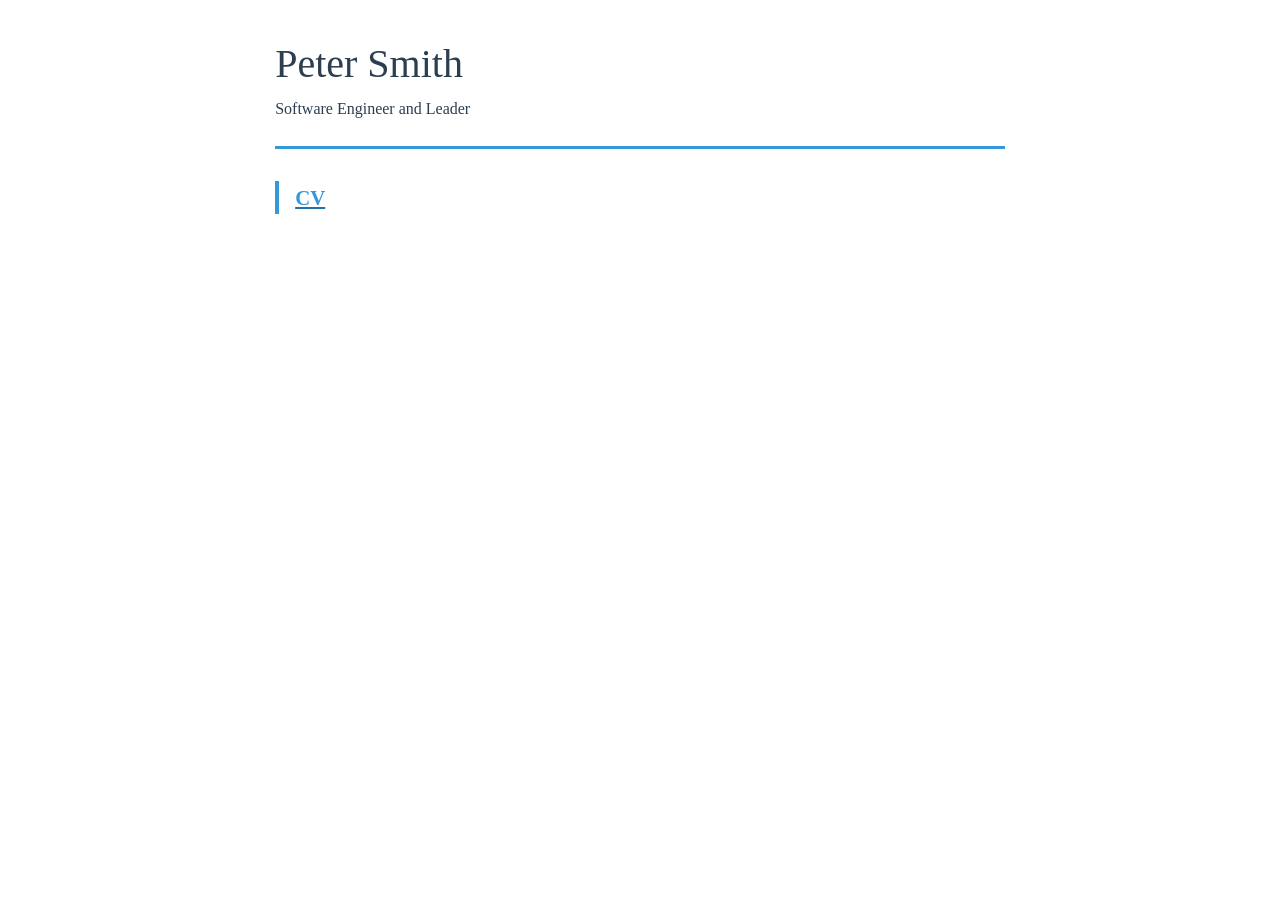
<file: index.html>
<!DOCTYPE html>
<html lang="en">
<head>
    <meta charset="UTF-8">
    <meta name="viewport" content="width=device-width, initial-scale=1.0">
    <meta name="description" content="Professional Curriculum Vitae">
    <title>Peter Smith</title>
    <link rel="stylesheet" href="styles.css">
</head>
<body>
    <header>
        <h1>Peter Smith</h1>
        <p>Software Engineer and Leader</p>
    </header>

    <main>
        <section>
            
            <a href="cv"><h2>CV</h2></a>
        </section>
    </main>
</body>
</html>
</file>
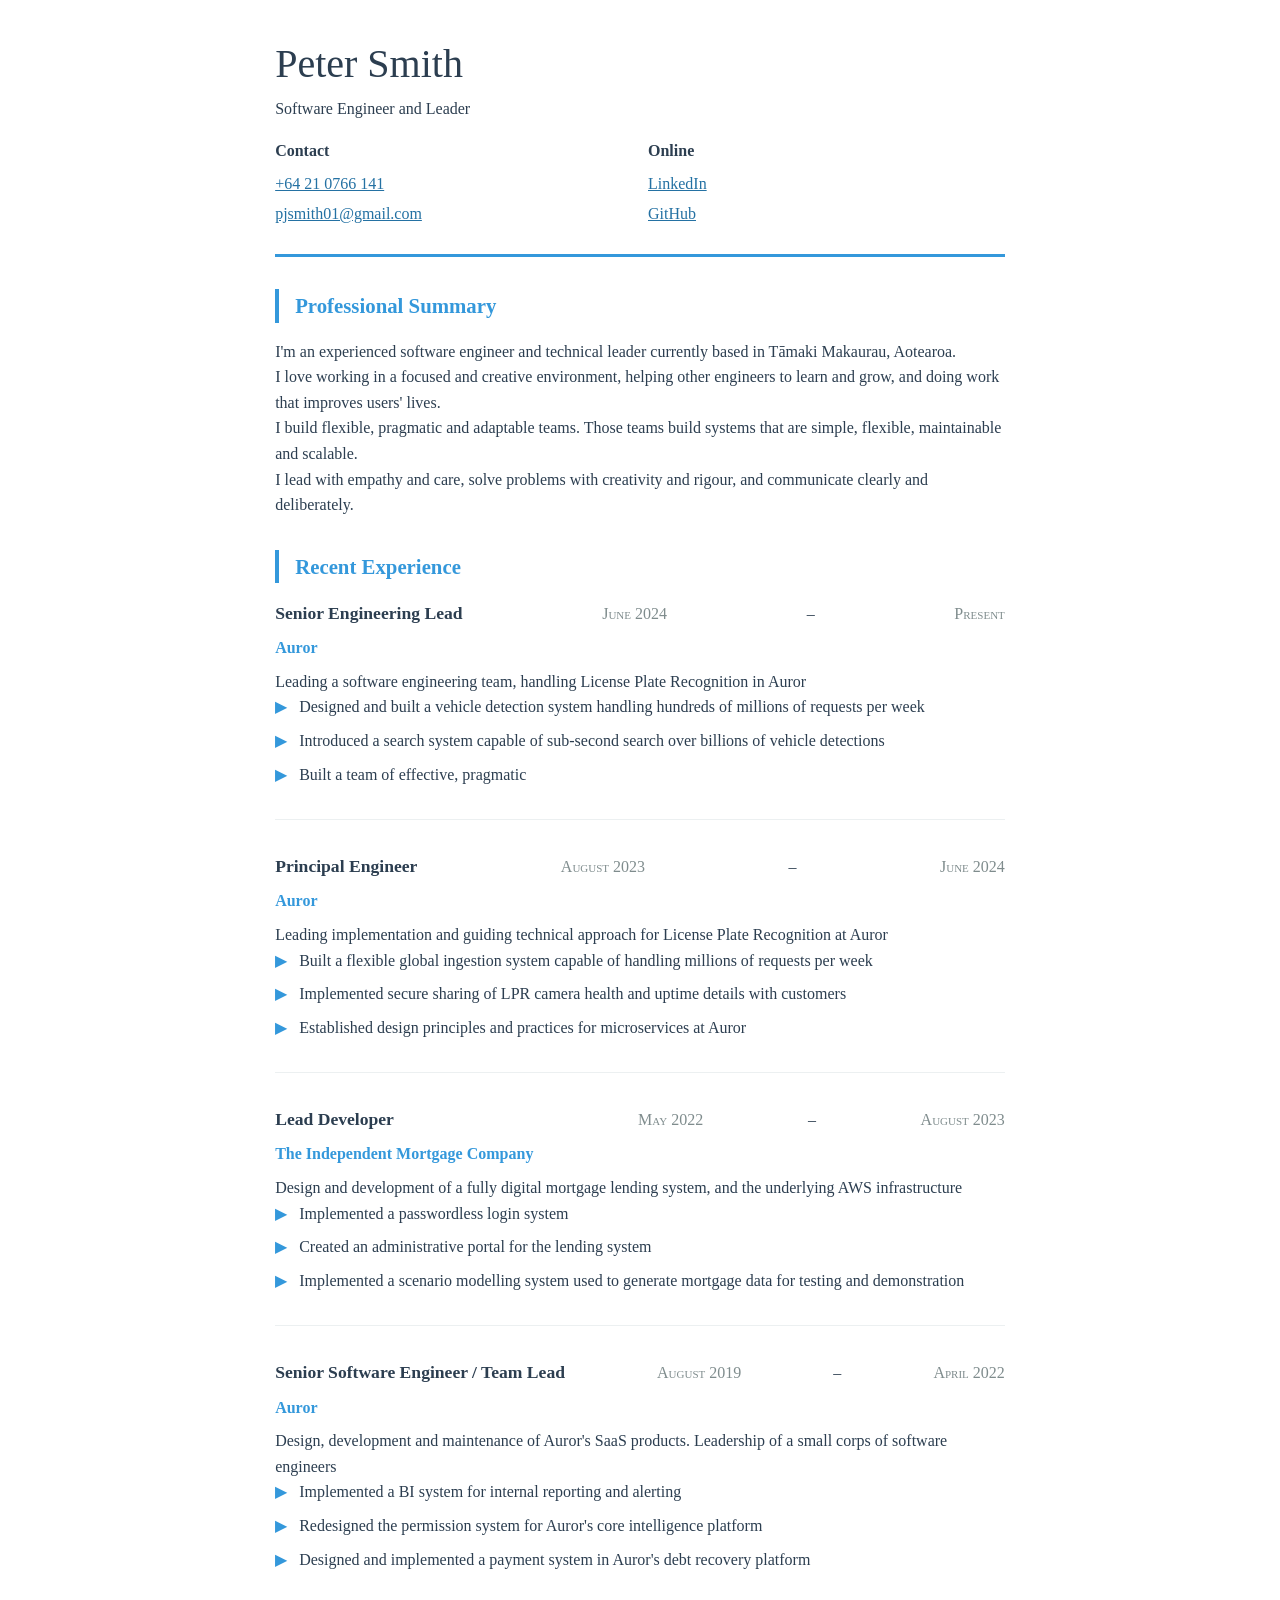
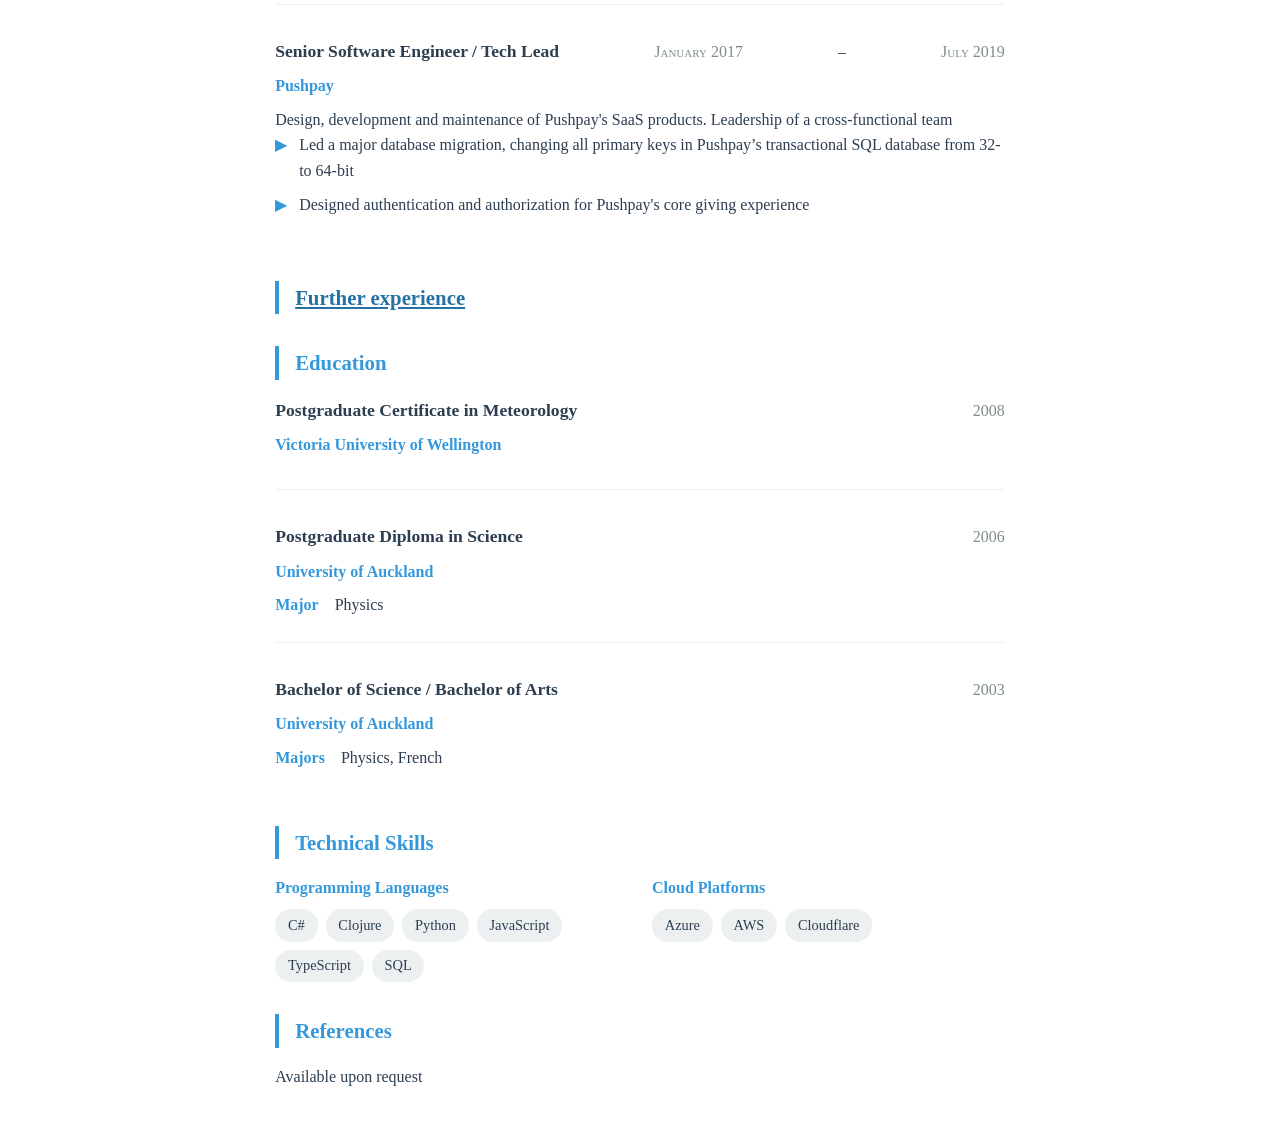
<file: cv.html>
<!DOCTYPE html>
<html lang="en">
<head>
    <meta charset="UTF-8">
    <meta name="viewport" content="width=device-width, initial-scale=1.0">
    <meta name="description" content="Professional Curriculum Vitae">
    <title>Curriculum Vitae</title>
    <link rel="stylesheet" href="styles.css">
</head>
<body>
    <header>
        <h1>Peter Smith</h1>
        <p>Software Engineer and Leader</p>
        
        <div class="contact-grid">
            <address>
                <h3>Contact</h3>
                <p><a href="tel:+64210766141">+64 21 0766 141</a></p>
                <p><a href="mailto:pjsmith01@gmail.com">pjsmith01@gmail.com</a></p>
            </address>
            
            <address>
                <h3>Online</h3>
                <p><a href="https://www.linkedin.com/in/peter-smith-648496133" target="_blank" rel="noopener">LinkedIn</a></p>
                <p><a href="https://github.com/pjsmith" target="_blank" rel="noopener">GitHub</a></p>
            </address>
        </div>
    </header>

    <main>
        <section>
            <h2>Professional Summary</h2>
            <p>I'm an experienced software engineer and technical leader currently based in Tāmaki Makaurau, Aotearoa.

            <p>I love working in a focused and creative environment, helping other engineers to learn and grow,
            and doing work that improves users' lives.</p>

            <p>I build flexible, pragmatic and adaptable teams. Those teams build systems that are simple, flexible, maintainable and scalable.</p>

            <p>I lead with empathy and care, solve problems with creativity and rigour, and communicate clearly and deliberately.</p>
        </section>

        <section>
            <h2>Recent Experience</h2>
            
            <article class="experience-item">
                <div class="job-header">
                    <div>
                        <h3>Senior Engineering Lead</h3>
                        <p class="company">Auror</p>
                    </div>
                    <time datetime="2024-06-01">June 2024</time>&ndash;<time>Present</time>
                </div>
                
                <p>Leading a software engineering team, handling License Plate Recognition in Auror</p>
                
                <ul class="achievements">
                    <li>Designed and built a vehicle detection system handling hundreds of millions of requests per week</li>
                    <li>Introduced a search system capable of sub-second search over billions of vehicle detections</li>
                    <li>Built a team of effective, pragmatic</li>
                </ul>
            </article>
            
            <article class="experience-item">
                <div class="job-header">
                    <div>
                        <h3>Principal Engineer</h3>
                        <p class="company">Auror</p>
                    </div>
                    <time datetime="2023-08-01">August 2023</time>&ndash;<time datetime="2024-06-01">June 2024</time>
                </div>
                
                <p>Leading implementation and guiding technical approach for License Plate Recognition at Auror</p>
                
                <ul class="achievements">
                    <li>Built a flexible global ingestion system capable of handling millions of requests per week</li>
                    <li>Implemented secure sharing of LPR camera health and uptime details with customers</li>
                    <li>Established design principles and practices for microservices at Auror</li>
                </ul>
            </article>

            <article class="experience-item">
                <div class="job-header">
                    <div>
                        <h3>Lead Developer</h3>
                        <p class="company">The Independent Mortgage Company</p>
                    </div>
                    <time datetime="2022-05-01">May 2022</time>&ndash;<time datetime="2023-08-01">August 2023</time>
                </div>
                
                <p>Design and development of a fully digital mortgage lending system, and the underlying AWS infrastructure</p>
                
                <ul class="achievements">
                    <li>Implemented a passwordless login system</li>
                    <li>Created an administrative portal for the lending system</li>
                    <li>Implemented a scenario modelling system used to generate mortgage data for testing and demonstration
</li>
                </ul>
            </article>

            <article class="experience-item">
                <div class="job-header">
                    <div>
                        <h3>Senior Software Engineer / Team Lead</h3>
                        <p class="company">Auror</p>
                    </div>
                    <time datetime="2019-08-01">August 2019</time>&ndash;<time datetime="2022-04-01">April 2022</time>
                </div>
                
                <p>Design, development and maintenance of Auror's SaaS products. Leadership of a small corps of software engineers</p>
                
                <ul class="achievements">
                    <li>Implemented a BI system for internal reporting and alerting</li>
                    <li>Redesigned the permission system for Auror's core intelligence platform</li>
                    <li>Designed and implemented a payment system in Auror's debt recovery platform</li>
                </ul>
            </article>

            <article class="experience-item">
                <div class="job-header">
                    <div>
                        <h3>Senior Software Engineer / Tech Lead</h3>
                        <p class="company">Pushpay</p>
                    </div>
                    <time datetime="2017-01-01">January 2017</time>&ndash;<time datetime="2019-07-01">July 2019</time>
                </div>
                
                <p>Design, development and maintenance of Pushpay's SaaS products. Leadership of a cross-functional team</p>
                
                <ul class="achievements">
                    <li>Led a major database migration, changing all primary keys in Pushpay’s transactional SQL database from 32- to 64-bit</li>
                    <li>Designed authentication and authorization for Pushpay's core giving experience</li>
                </ul>
            </article>
        </section>
        <section>
            <h2>
                <a href="experience.html">
                    Further experience
                </a>
            </h2>
        </section>
        <section>
            <h2>Education</h2>
            
            <article class="education-item">
                <div class="edu-header">
                    <div>
                        <h3>Postgraduate Certificate in Meteorology</h3>
                        <p class="institution">Victoria University of Wellington</p>
                    </div>
                    <time datetime="2008">2008</time>
                </div>
            </article>

            <article class="education-item">
                <div class="edu-header">
                    <div>
                        <h3>Postgraduate Diploma in Science</h3>
                        <p class="institution">University of Auckland</p>
                    </div>
                    <time datetime="2006">2006</time>
                </div>
                
                <dl>
                    <dt>Major</dt>
                    <dd>Physics</dd>
                </dl>
            </article>

                <article class="education-item">
                <div class="edu-header">
                    <div>
                        <h3>Bachelor of Science / Bachelor of Arts</h3>
                        <p class="institution">University of Auckland</p>
                    </div>
                    <time datetime="2003">2003</time>
                </div>
                
                <dl>
                    <dt>Majors</dt>
                    <dd>Physics, French</dd>
                </dl>
            </article>
        </section>

        <section>
            <h2>Technical Skills</h2>
            
            <div class="skills-grid">
                <div class="skill-category">
                    <h3>Programming Languages</h3>
                    <ul class="skill-list">
                        <li>C#</li>
                        <li>Clojure</li>
                        <li>Python</li>
                        <li>JavaScript</li>
                        <li>TypeScript</li>
                        <li>SQL</li>
                    </ul>
                </div>
                
                <div class="skill-category">
                    <h3>Cloud Platforms</h3>
                    <ul class="skill-list">
                        <li>Azure</li>
                        <li>AWS</li>
                        <li>Cloudflare</li>
                    </ul>
                </div>
            </div>
        </section>

        <section>
            <h2>References</h2>
            <p>Available upon request</p>
        </section>
    </main>
</body>
</html>
</file>
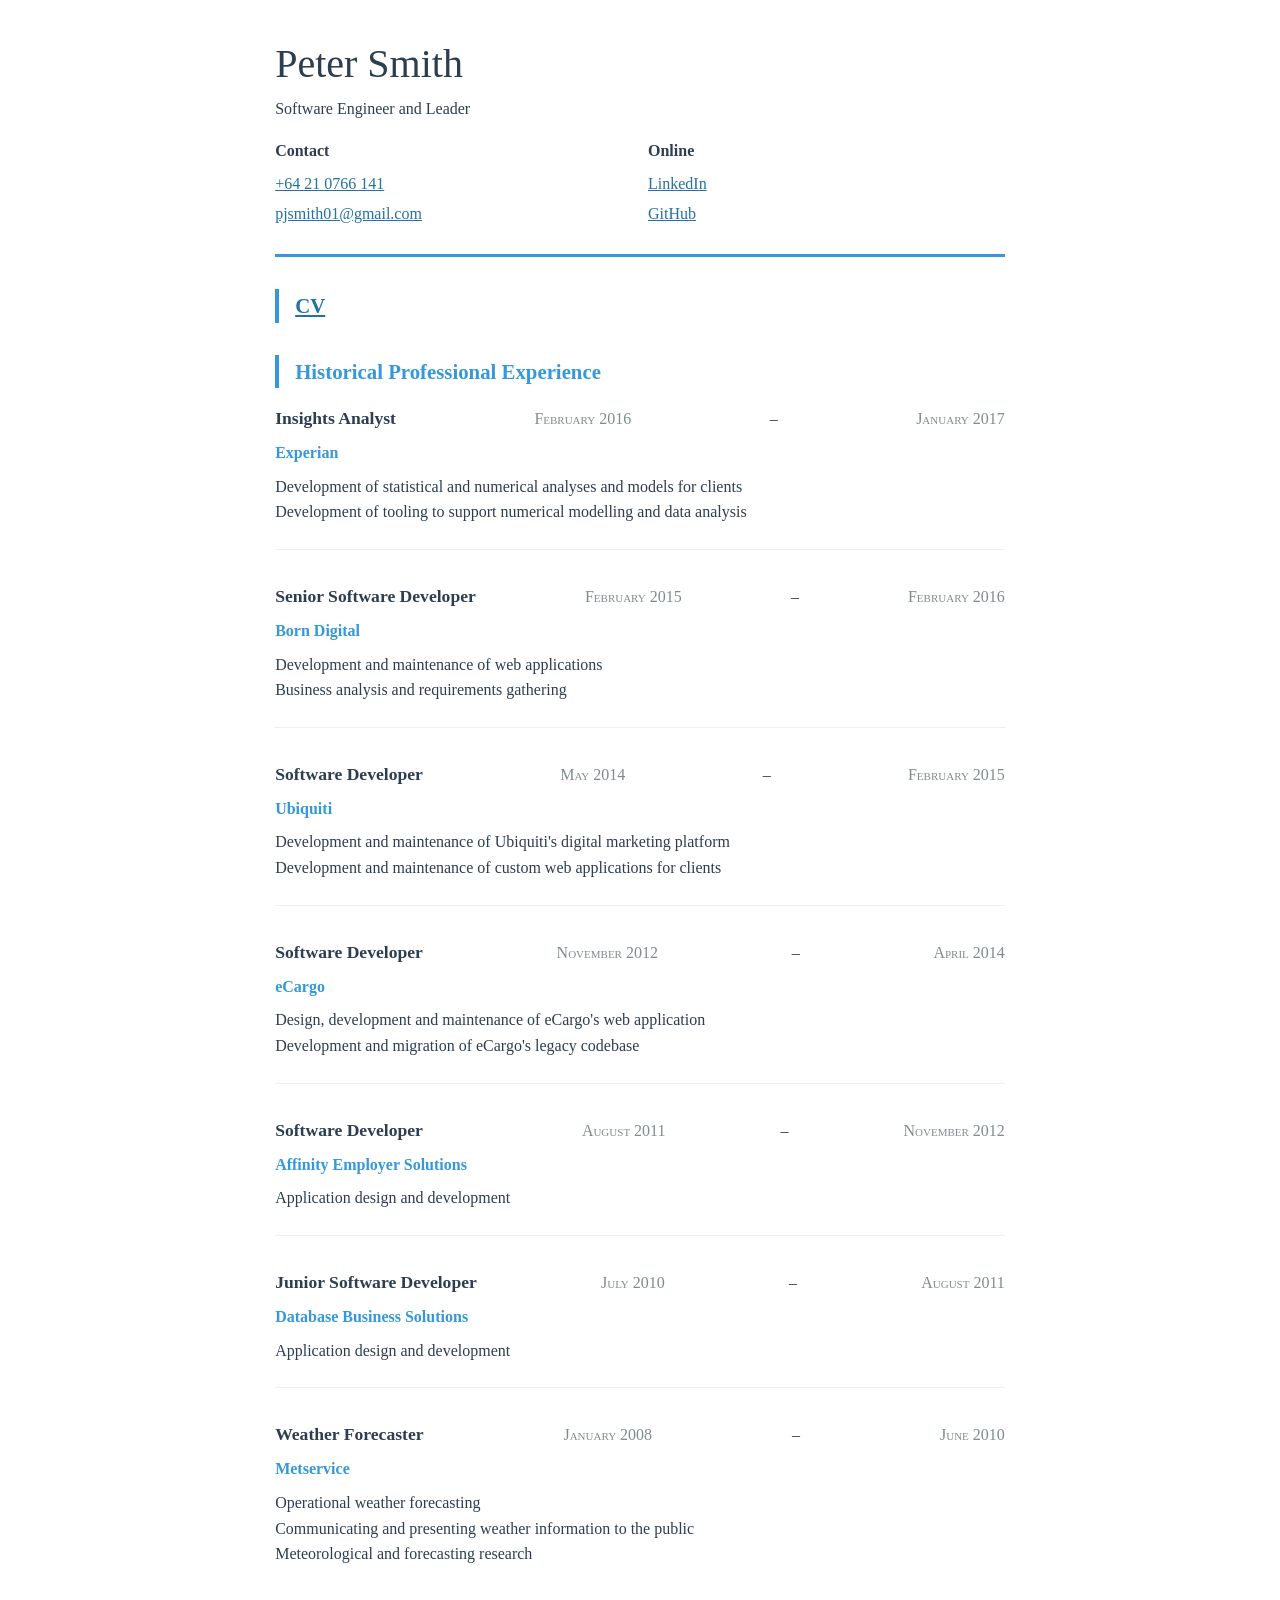
<file: experience.html>
<!DOCTYPE html>
<html lang="en">
<head>
    <meta charset="UTF-8">
    <meta name="viewport" content="width=device-width, initial-scale=1.0">
    <meta name="description" content="Professional Curriculum Vitae">
    <title>Curriculum Vitae</title>
    <link rel="stylesheet" href="styles.css">
</head>
<body>
    <header>
        <h1>Peter Smith</h1>
        <p>Software Engineer and Leader</p>
        
        <div class="contact-grid">
            <address>
                <h3>Contact</h3>
                <p><a href="tel:+64210766141">+64 21 0766 141</a></p>
                <p><a href="mailto:pjsmith01@gmail.com">pjsmith01@gmail.com</a></p>
            </address>
            
            <address>
                <h3>Online</h3>
                <p><a href="https://www.linkedin.com/in/peter-smith-648496133" target="_blank" rel="noopener">LinkedIn</a></p>
                <p><a href="https://github.com/pjsmith" target="_blank" rel="noopener">GitHub</a></p>
            </address>
        </div>
    </header>

    <main>
    <section>
        <h2><a href="index.html">CV</a></h2>
    </section>
    <section>
        <h2>
            Historical Professional Experience
        </h2>
        <article class="experience-item">
            <div class="job-header">
                <div>
                    <h3>Insights Analyst</h3>
                    <p class="company">Experian</p>
                </div>
                <time datetime="2016-02-01">February 2016</time>&ndash;<time datetime="2017-01-01">January 2017</time>
            </div>
            
            <p>Development of statistical and numerical analyses and models for clients</p>
            <p>Development of tooling to support numerical modelling and data analysis</p>
        </article>

        <article class="experience-item">
            <div class="job-header">
                <div>
                    <h3>Senior Software Developer</h3>
                    <p class="company">Born Digital</p>
                </div>
                <time datetime="2015-02-01">February 2015</time>&ndash;<time datetime="2016-02-01">February 2016</time>
            </div>
            
            <p>Development and maintenance of web applications</p>
            <p>Business analysis and requirements gathering</p>
        </article>

        <article class="experience-item">
            <div class="job-header">
                <div>
                    <h3>Software Developer</h3>
                    <p class="company">Ubiquiti</p>
                </div>
                <time datetime="2014-05-01">May 2014</time>&ndash;<time datetime="2015-02-01">February 2015</time>
            </div>
            
            <p>Development and maintenance of Ubiquiti's digital marketing platform</p>
            <p>Development and maintenance of custom web applications for clients</p>
        </article>

        <article class="experience-item">
            <div class="job-header">
                <div>
                    <h3>Software Developer</h3>
                    <p class="company">eCargo</p>
                </div>
                <time datetime="2012-11-01">November 2012</time>&ndash;<time datetime="2014-04-01">April 2014</time>
            </div>
            
            <p>Design, development and maintenance of eCargo's web application</p>
            <p>Development and migration of eCargo's legacy codebase</p>
        </article>

        <article class="experience-item">
            <div class="job-header">
                <div>
                    <h3>Software Developer</h3>
                    <p class="company">Affinity Employer Solutions</p>
                </div>
                <time datetime="2011-08-01">August 2011</time>&ndash;<time datetime="2012-11-01">November 2012</time>
            </div>
            
            <p>Application design and development</p>
        </article>

        <article class="experience-item">
            <div class="job-header">
                <div>
                    <h3>Junior Software Developer</h3>
                    <p class="company">Database Business Solutions</p>
                </div>
                <time datetime="2010-07-01">July 2010</time>&ndash;<time datetime="2011-08-01">August 2011</time>
            </div>
            
            <p>Application design and development</p>
        </article>

        <article class="experience-item">
            <div class="job-header">
                <div>
                    <h3>Weather Forecaster</h3>
                    <p class="company">Metservice</p>
                </div>
                <time datetime="2008-01-01">January 2008</time>&ndash;<time datetime="2010-06-01">June 2010</time>
            </div>
            
            <p>Operational weather forecasting</p>
            <p>Communicating and presenting weather information to the public</p>
            <p>Meteorological and forecasting research</p>
        </article>
    </section>
</file>
<file: styles.css>
:root {
    --primary-color: #2c3e50;
    --accent-color: #3498db;
    --link-color: #2471a3;
    --text-light: #7f8c8d;
    --border-color: #ecf0f1;
}

* {
    margin: 0;
    padding: 0;
    box-sizing: border-box;
}

body {
    font-family: Georgia, serif;
    line-height: 1.6;
    color: var(--primary-color);
    max-width: 210mm;
    margin: 0 auto;
    padding: 2rem;
}

header {
    border-bottom: 3px solid var(--accent-color);
    padding-bottom: 1.5rem;
    margin-bottom: 2rem;
}

h1 {
    font-size: 2.5rem;
    font-weight: normal;
}

h2 {
    color: var(--accent-color);
    font-size: 1.3rem;
    margin: 2rem 0 1rem;
    border-left: 4px solid var(--accent-color);
    padding-left: 1rem;
}

a {
    color: var(--link-color);
    text-decoration: underline;
    text-decoration-color: var(--link-color);
}

h3 {
    font-size: 1.1rem;
    margin-bottom: 0.5rem;
}

address {
    font-style: normal;
    color: var(--text-light);
}

address h3 {
    color: var(--primary-color);
    font-size: 1rem;
    margin-bottom: 0.5rem;
}

address p {
    margin-bottom: 0.25rem;
}

.contact-grid {
    display: grid;
    grid-template-columns: repeat(auto-fit, minmax(200px, 1fr));
    gap: 1rem;
    margin-top: 1rem;
}

.experience-item, .education-item {
    margin-bottom: 2rem;
    padding-bottom: 1.5rem;
    border-bottom: 1px solid var(--border-color);
}

.experience-item:last-child, .education-item:last-child {
    border-bottom: none;
}

.job-header, .edu-header {
    display: flex;
    justify-content: space-between;
    align-items: baseline;
    flex-wrap: wrap;
    gap: 1rem;
    margin-bottom: 0.5rem;
}

.company, .institution {
    color: var(--accent-color);
    font-weight: 600;
}

time {
    color: var(--text-light);
    font-variant: small-caps;
}

.skills-grid {
    display: grid;
    grid-template-columns: repeat(auto-fit, minmax(200px, 1fr));
    gap: 1.5rem;
}

.skill-category h3 {
    color: var(--accent-color);
    font-size: 1rem;
    margin-bottom: 0.5rem;
}

.skill-list {
    list-style: none;
    display: flex;
    flex-wrap: wrap;
    gap: 0.5rem;
}

.skill-list li {
    background: var(--border-color);
    padding: 0.3rem 0.8rem;
    border-radius: 1rem;
    font-size: 0.9rem;
}

dl {
    display: grid;
    grid-template-columns: auto 1fr;
    gap: 0.5rem 1rem;
}

dt {
    font-weight: 600;
    color: var(--accent-color);
}

.achievements {
    list-style: none;
}

.achievements li {
    position: relative;
    padding-left: 1.5rem;
    margin-bottom: 0.5rem;
}

.achievements li::before {
    content: '▶';
    position: absolute;
    left: 0;
    color: var(--accent-color);
}

@media print {
    body { padding: 0; max-width: none; }
    h2 { break-after: avoid; }
    .experience-item, .education-item { break-inside: avoid; }
}

@media (max-width: 768px) {
    body { padding: 1rem; }
    h1 { font-size: 2rem; }
    .job-header, .edu-header { flex-direction: column; align-items: flex-start; }
}
</file>
